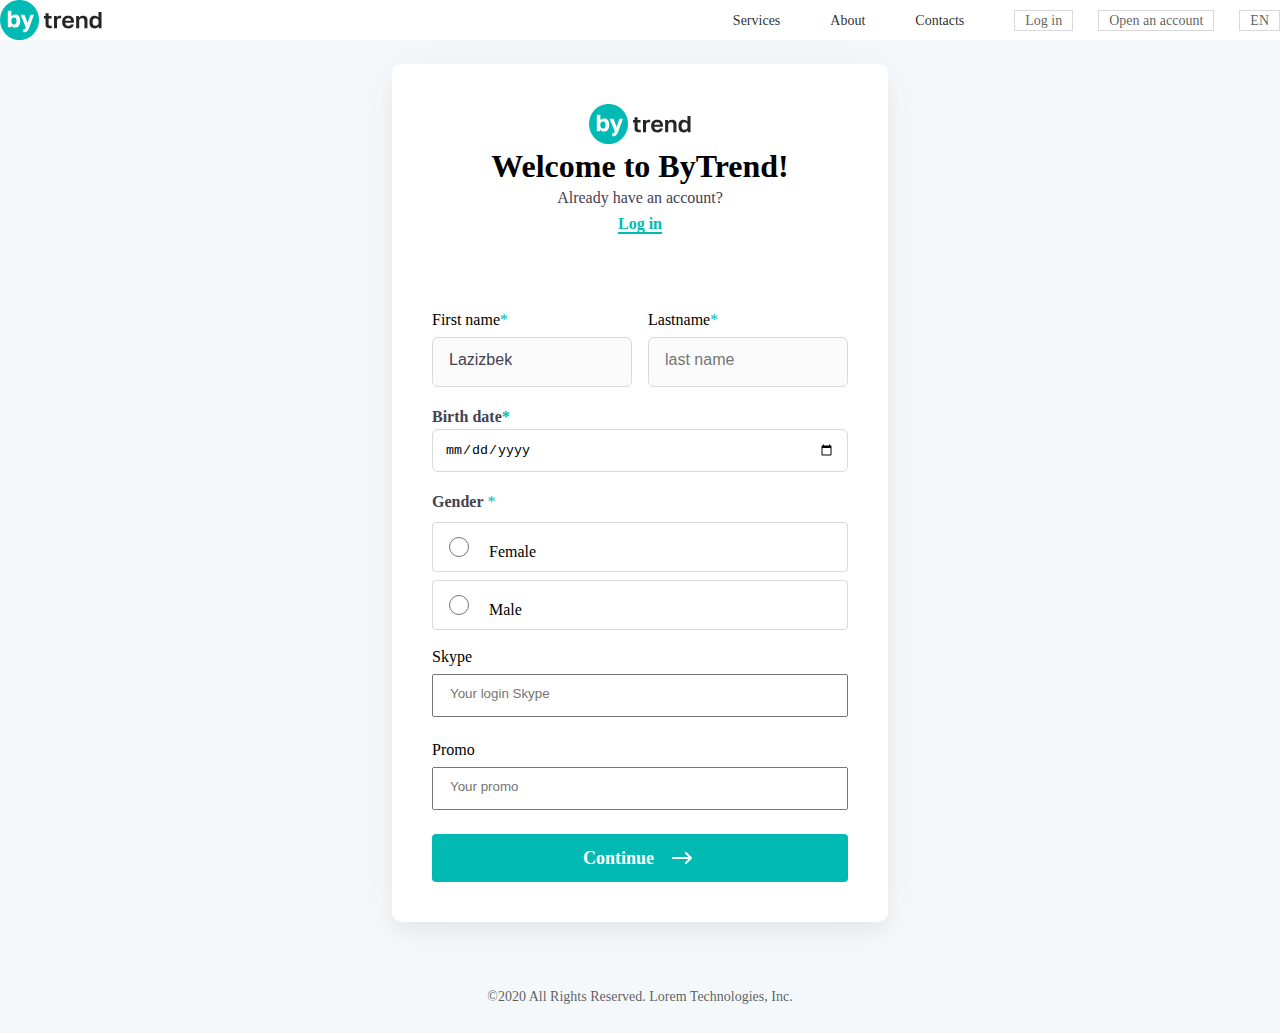
<file: index.html>
<!DOCTYPE html>
<html lang="en">
<head>
    <meta charset="UTF-8">
    <meta name="viewport" content="width=device-width, initial-scale=1.0">
    <title>First step</title>
</head>
<link rel="stylesheet" href="./css/style.css">
<body>
    <nav>
        <div class="container">
            <img src="./images/logo.svg" alt="logo">
            <ul class="nav-list">
                <li class="nav-item"><a href="#" class="nav-link">Services</a></li>
                <li class="nav-item"><a href="#" class="nav-link">About </a></li>
                <li class="nav-item"><a href="#" class="nav-link">Contacts</a></li>
                <li class="nav-item"><a href="#" class="nav-btn">Log in</a></li>
                <li class="nav-item"><a href="#" class="nav-btn">Open an account</a></li>
                <li class="nav-item"><a href="#" class="nav-btn-end">EN</a></li>
            </ul>
        </div>
    </nav>
    <header></header>
    <main>
        <form action="">
            <div class="text-form">
                <img src="./images/logo.svg" alt="logo">
                <h1>Welcome to ByTrend!</h1>
                <p>Already have an account?</p>
                <a class="log-in" href="./pages/login.html">Log in</a>
            </div>

                <br />

            <div class="block-user-names">
                <div class="user-name">
                    <label class="username" for="username">First name<span>*</span></label>
                    <input list="usernames" class="input-name" required name="username" id="username" type="text" value="Lazizbek" placeholder="First name"/>
                </div>
                <div class="user-lastname">
                    <label class="lastname" for="lastname">Lastname<span>*</span></label>
                    <input class="input-lastname" required name="lastname" id="lastname" type="text" placeholder="last name"/>
                </div> 
            </div>   
                    
               
                <br>
            <div class="input-date">
                <label class="birthdate" for="">Birth date<span>*</span></label>
                <input required  class="date" type="date" />
            </div>
          
                <br>
            <label class="gander" for="">Gender</label>
            <span>*</span>
            <div class="block-gender-input"></div>
            <div class="female">
                <input class="radio-female" required name="genre" value="female" id="female" type="radio"/>
                <label for="female">Female</label>
            </div>

          <div class="male">
                <input required name="genre" value="male"  id="male"  type="radio" class="radio-male"/>
                <label for="male">Male</label>
          </div>
          </div>
          
          
          <br />
          <label class="skype" for="Skype">Skype</label>
          <br>
          <input
            
            list="Skype"
            class="input-skype"
            required
            name="Skype"
            id="Skype"
            type="text"
            placeholder="Your login Skype"
          />
          <br>


          <label class="promo" for="Promo">Promo</label>
          <input
            
            list="Promo"
            class="input-promo"
            required
            name="Promo"
            id="Promo"
            type="text"
            placeholder="Your promo"
          />

          <a href="./pages/second-step.html">
            <button class="continue-btn">
                Continue
                <img class="icon-arrow" src="./images/Arrow Right 1 - 24px.svg" alt="">
            </button>
          </a>


          

        </form>
    </main>
    <footer>
        <p>©2020 All Rights Reserved. Lorem Technologies, Inc.</p>
    </footer>
</body>
</html>
</file>
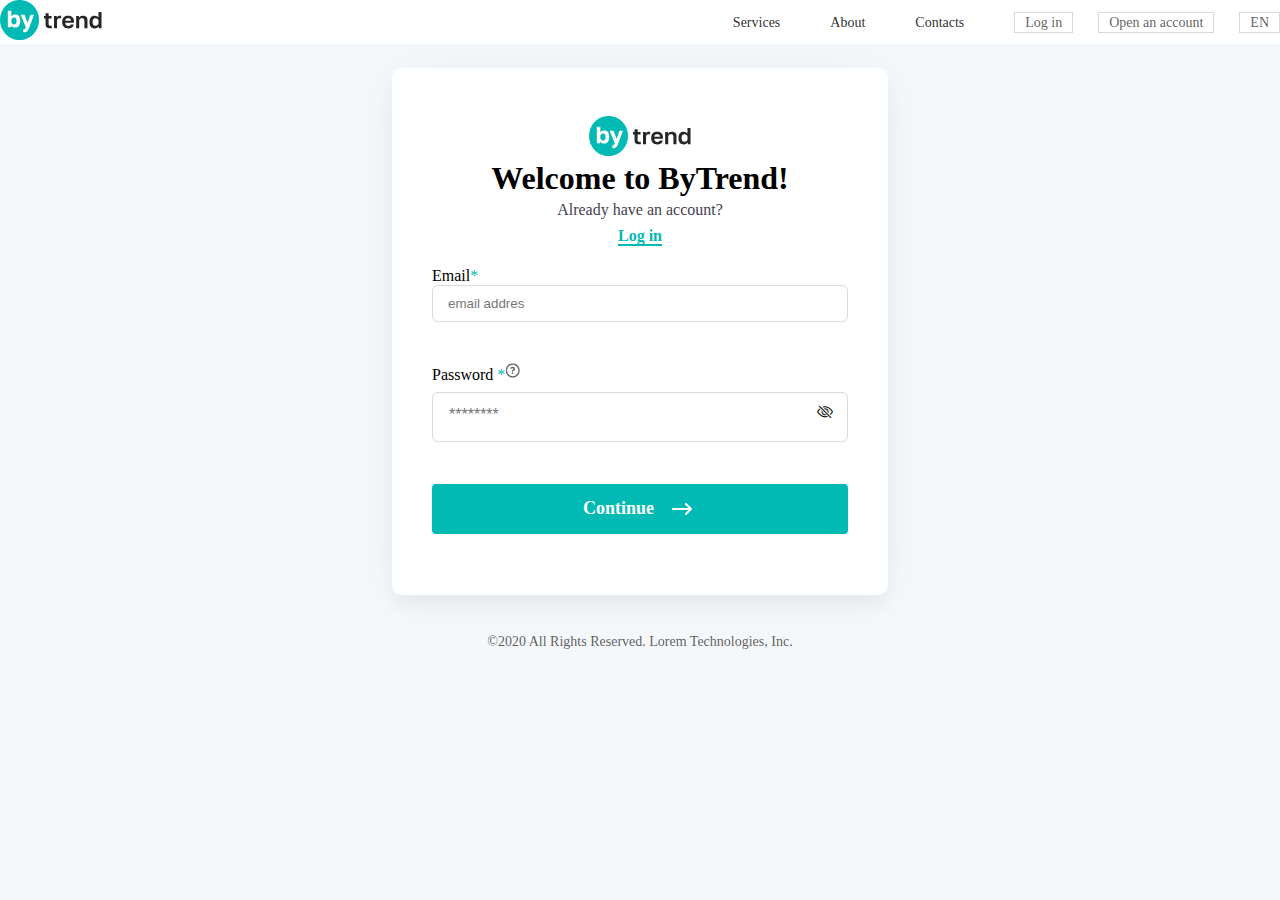
<file: pages/login.html>
<!DOCTYPE html>
<html lang="en">
<head>
    <meta charset="UTF-8">
    <meta name="viewport" content="width=device-width, initial-scale=1.0">
    <title>Login</title>
</head>
<link rel="stylesheet" href="https://cdn.jsdelivr.net/npm/bootstrap-icons@1.3.0/font/bootstrap-icons.css" />
<link rel="stylesheet" href="../css/login.css">
<body>
    <nav>
        <div class="container">
            <a href="../index.html">
              <img src="../images/logo.svg" alt="logo">  
            </a>
            
            <ul class="nav-list">
                <li class="nav-item"><a href="#" class="nav-link">Services</a></li>
                <li class="nav-item"><a href="#" class="nav-link">About </a></li>
                <li class="nav-item"><a href="#" class="nav-link">Contacts</a></li>
                <li class="nav-item"><a href="#" class="nav-btn">Log in</a></li>
                <li class="nav-item"><a href="#" class="nav-btn">Open an account</a></li>
                <li class="nav-item"><a href="#" class="nav-btn-end">EN</a></li>
            </ul>
        </div>
    </nav>
    <header></header>
    <main>
        
            <form action="">
               <div class="text-form">
                <img src="../images/logo.svg" alt="logo">
                <h1>
                    Welcome to ByTrend!
                </h1>
                <p>
                    Already have an account?
                </p>
                <a class="log-in" href="#">Log in</a>
               </div>
                <br />

                <label class="" for="email">Email<span>*</span></label>
                    <br>
                    
                    <input
                        required
                        value=""
                        class="input-email"
                        name="email"
                        id="email"
                        type="email"
                        placeholder="email addres"
                    />

              <br>
         
          <br />
          <label class="password" for="password">Password
            <span>*</span><img src="../images/Setting 26 - 24px.svg" alt=""></label>
          <br>
          <div class="password-box">
            <input
            
            list="password"
            class="input-password"
            required
            name="password"
            id="password"
            type="password"
            placeholder="********"
          />
          <i class="bi bi-eye-slash" id="togglePassword"></i>
          </div>
          
          <br>


          
          <a href="#">
            <button class="continue-btn">
                Continue
                <img class="icon-arrow" src="../images/Arrow Right 1 - 24px.svg" alt="">
            </button>
          </a>
          
            </form>
        
    </main>

    <footer>
        <p>©2020 All Rights Reserved. Lorem Technologies, Inc.</p>
    </footer>
    <script src="../javascript/main.js"></script>
</body>
</html>
</file>
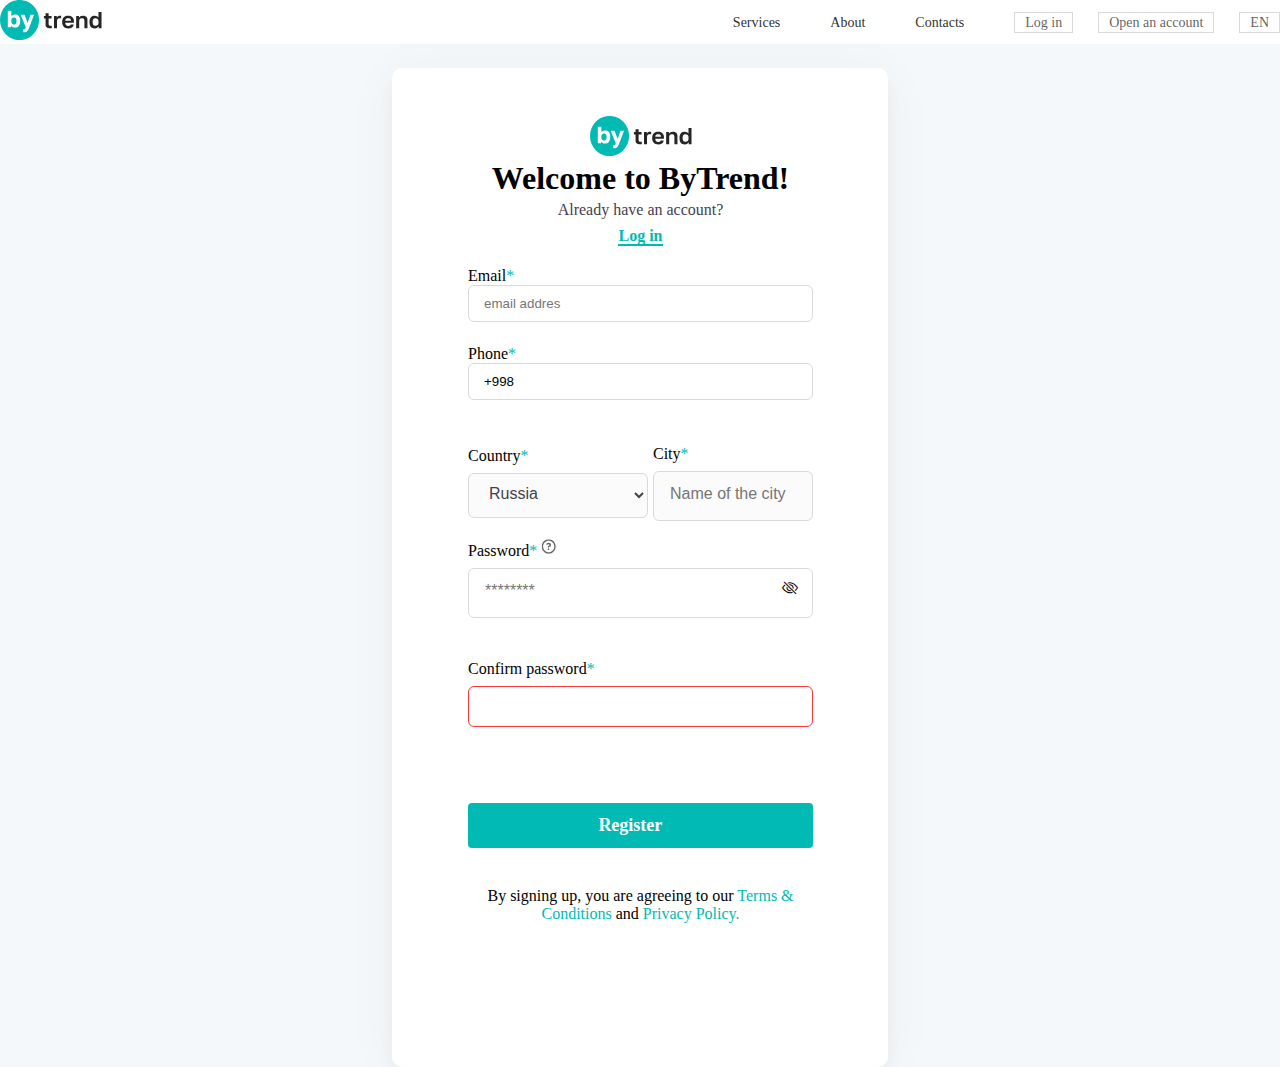
<file: pages/second-step.html>
<!DOCTYPE html>
<html lang="en">
<head>
    <meta charset="UTF-8">
    <meta name="viewport" content="width=device-width, initial-scale=1.0">
    <title>Second step</title>
</head>
<link rel="stylesheet" href="https://cdn.jsdelivr.net/npm/bootstrap-icons@1.3.0/font/bootstrap-icons.css" />
<link rel="stylesheet" href="../css/second-step.css">
<body>
    <nav>
        <div class="container">
            <a href="../index.html">
                <img src="../images/logo.svg" alt="logo">
            </a>
            
            <ul class="nav-list">
                <li class="nav-item"><a href="#" class="nav-link">Services</a></li>
                <li class="nav-item"><a href="#" class="nav-link">About </a></li>
                <li class="nav-item"><a href="#" class="nav-link">Contacts</a></li>
                <li class="nav-item"><a href="#" class="nav-btn">Log in</a></li>
                <li class="nav-item"><a href="#" class="nav-btn">Open an account</a></li>
                <li class="nav-item"><a href="#" class="nav-btn-end">EN</a></li>
            </ul>
        </div>
    </nav>
    <header></header>
    <main>
        
            <form action="">
               <div class="text-form">
                <img src="../images/logo.svg" alt="logo">
                <h1>
                    Welcome to ByTrend!
                </h1>
                <p>
                    Already have an account?
                </p>
                <a class="log-in" href="./login.html">Log in</a>
               </div>
                <br />

                <label class="text-input-label" for="email">Email<span>*</span></label>
                    <br>
                    <input
                        required
                        value=""
                        class="input-style-2"
                        name="email"
                        id="email"
                        type="email"
                        placeholder="email addres"
                    />

              <br>
          <label class="text-input-label" for="phone">Phone<span>*</span></label>
          <br>
          <input
            pattern="^\+998(33|50|7(0|1|7)|88|9\d{1})(\d{7})$"
            oninvalid="this.setCustomValidity('Iltimos togri telefon raqam kiriting !')"
            class="input-style-2"
            name="phone"
            value="+998"
            id="phone"
            type="text"
            placeholder="+998__0000000"
          />


           <div class="block-country">
                <div class="user-name">
                    
                    <label class="country" for="country">Country<span>*</span></label>
                    <br>
                    <select  name="country" id="country" class="select-country">
                      <option value="russia">Russia</option>
                      <option value="uzbekistan">Uzbekistan</option>
                      <option value="palestine">Palestine</option>
                      <option value="china">China</option>
                    </select>
        
                </div>
                <div class="user-lastname">
                    <label class="city" for="city">City<span>*</span></label>
                    <br>
                    <input
                    class="input-city"
                    required
                    name="city"
                    id="city"
                    type="text"
                    placeholder="Name of the city"
                    />
                </div> 
               </div>   
                    
          
          <br />
          <label class="skype" for="password">
            Password<span>*</span>
            <img src="../images/Setting 26 - 24px.svg" alt="">
        </label>
          <br>
          <div class="password-box">
            <input
            
            list="password"
            class="input-password"
            required
            name="password"
            id="password"
            type="password"
            placeholder="********"
          />
          <i class="bi bi-eye-slash" id="togglePassword"></i>
          </div>
          
          <br>


          <label class="promo" for="Promo">Confirm password<span>*</span></label>
          <input
            
            list="Promo"
            class="input-confirm"
            required
            name="Promo"
            id="Promo"
            type="text"
            placeholder=""
          />

          <a href="./login.html">
            <button class="register-btn">Register</button>
          </a>


          <p class="reg-text">By signing up, you are agreeing to our <span>Terms & Conditions</span> and <span>Privacy Policy.</span></p>
          

            </form>
        
    </main>

    <footer></footer>
    <script src="../javascript/main.js"></script>
</body>
</html>
</file>
<file: css/style.css>
*{
    margin: 0;
    padding: 0;
    box-sizing: border-box;
}

body{
    margin-top: 0;
    background: #F4F8FA;
}

nav{
    background-color: #FFF;
    position: sticky;
    top: 0px;
    width: 100%;
    margin-top: 0;
}

a{
    text-decoration: none;
}

.container{
    max-width: 1366px;
    margin-left: auto;
    margin-right: auto;
    display: flex;
    justify-content: space-between;
    align-items: center;
}

.nav-list{
    display: flex;
    justify-content: space-between;
    list-style-type: none;
}

.nav-link{
    margin-right: 50px;
    color: rgba(0, 0, 0, 0.85);
    /* font-family: ?????; */
    font-size: 14px;
    font-style: normal;
    font-weight: 400;
    line-height: normal;
}

.nav-link:hover {
    border-bottom: 2px solid #01BAB3;
}

.nav-btn{
    color: rgba(0, 0, 0, 0.65);
    padding: 2px 10px;
    /* font-family: ?????; */
    border: 1px solid #D9D9D9;
    font-size: 14px;
    font-style: normal;
    font-weight: 400;
    line-height: normal;
    margin-right: 25px;
}

.nav-btn:hover {
    background-color: #01BAB3;
}

.nav-btn-end{
    color: rgba(0, 0, 0, 0.65);
    padding: 2px 10px;
    /* font-family: ?????; */
    border: 1px solid #D9D9D9;
    font-size: 14px;
    font-style: normal;
    font-weight: 400;
    line-height: normal;
}

form{
    max-width: 496px;
    padding: 40px;
    margin-top: 24px;
    margin-left: auto;
    margin-right: auto;
    border-radius: 10px;
    background: var(--White, #FFF);
    box-shadow: 0px 4px 56px 0px rgba(0, 0, 0, 0.04), 0px 12px 16px 0px rgba(0, 0, 0, 0.04);
}

.text-form{
    text-align: center;
}

.text-from h1{
    color: rgba(0, 0, 0, 0.85);
    font-family: Segoe UI;
    font-size: 29px;
    font-style: normal;
    font-weight: 700;
    line-height: normal;
}

.text-form p{
    color: #444150;
    /* font-family: ?????; */
    font-size: 16px;
    font-style: normal;
    font-weight: 400;
    line-height: 26px; /* 162.5% */
}

.log-in{
    color: var(--01-bab-3, #01BAB3);
    font-family: Segoe UI;
    font-size: 16px;
    font-style: normal;
    font-weight: 600;
    line-height: 26px; /* 162.5% */
    border-bottom:2px solid #01BAB3;
}

.block-user-names{
    display: flex;
    justify-content: space-between;
    margin-top: 56px;
}

.input-name{
    max-width: 200px;
    padding-left: 16px;
    padding-top: 10px;
    padding-bottom: 14px;
    margin-right: 16px;
    color: #444150;
    margin-top: 8px;
    border-radius: 6px;
    /* font-family: ?????; */
    font-size: 16px;
    font-style: normal;
    font-weight: 400;
    line-height: 24px; /* 150% */
    border-radius: 6px;
    border: 1px solid #D9D9D9;
    background: #FBFBFB;
    }

.input-lastname{
    max-width: 200px;
    padding-left: 16px;
    padding-top: 10px;
    padding-bottom: 14px;
    color: #444150;
    margin-top: 8px;
    border-radius: 6px;
    /* font-family: ?????; */
    font-size: 16px;
    font-style: normal;
    font-weight: 400;
    line-height: 24px; /* 150% */
    border-radius: 6px;
    border: 1px solid #D9D9D9;
    background: #FBFBFB;
}

.birthdate{
    color: #444150;
    font-family: Segoe UI;
    font-size: 16px;
    font-style: normal;
    font-weight: 600;
    line-height: 24px; /* 150% */
}

.gander{
    color: #444150;
    font-family: Segoe UI;
    font-size: 16px;
    font-style: normal;
    font-weight: 600;
    line-height: 24px; /* 150% */
}

.user-name{
    /* display: flex; */
    justify-content: space-between;
}

.username,.lastname{
    display: inline;
    text-align: start;
    margin-left: 0;
    margin-bottom: 8px;
}

.input-date{
    width: 416px;
}

.date{
    width: 100%;
    padding: 12px 12px;
    border-radius: 6px;
    border: 1px solid #D9D9D9;
    background: #FFF;
    }

.block-gender-input{
    display: flex;
    justify-content: space-between;
}

.female{
    margin-top: 8px;
    padding-left: 16px;
    padding-right: 96px;
    border-radius: 4px;
    border: 1px solid #D9D9D9;
    background: var(--ffffff, #FFF);
}

.radio-female{
    width: 20px;
    height: 20px;
    margin-top: 14px;
    margin-bottom: 14px;
}

.female label{
    padding-left: 16px;
    margin-top: 10px;
    margin-bottom: 14px;

}

span{
    color: #01BAB3;
}

.male{
    margin-top: 8px;
    padding-left: 16px;
    padding-right: 96px;
    border-radius: 4px;
    border: 1px solid #D9D9D9;
    background: var(--ffffff, #FFF);
}

.radio-male{
    width: 20px;
    height: 20px;
    margin-top: 14px;
    margin-bottom: 14px;
}

.male label{
    padding-left: 16px;
    margin-top: 10px;
    margin-bottom: 14px;
}

.input-skype,.input-promo{
    margin-top: 8px;
    margin-bottom: 24px;
    width: 100%;
    padding-top: 10px;
    padding-left: 16px;
    padding-bottom: 14px;
}

.continue-btn{
    padding: 12px 0px;
    padding-left: 151px;
    margin-right: 16px;
    width: 100%;
    border-radius: 4px;
    background: var(--01-bab-3, #01BAB3);
    display: flex;
    align-items: center;
    cursor: pointer;
    border: none;
    color: var(--ffffff, #FFF);
    text-align: center;
    font-family: Segoe UI;
    font-size: 18px;
    font-style: normal;
    font-weight: 600;
    line-height: normal;
}

.icon-arrow{
    margin-left: 16px;
}

footer{
    margin-top: 64px;
    margin-bottom: 25px;
    text-align: center;
}

footer p{
    color: rgba(0, 0, 0, 0.65);
    text-align: center;
    /* font-family: ?????; */
    font-size: 14px;
    font-style: normal;
    font-weight: 400;
    line-height: 22px; /* 157.143% */
}
</file>
<file: css/login.css>
*{
    margin: 0;
    padding: 0;
    box-sizing: border-box;
}

body{
    margin-top: 0;
    background: #F4F8FA;
}

nav{
    background-color: #FFF;
    position: sticky;
    top: 0px;
    width: 100%;
    margin-top: 0;
}

a{
    text-decoration: none;
}

.container{
    max-width: 1366px;
    margin-left: auto;
    margin-right: auto;
    display: flex;
    justify-content: space-between;
    align-items: center;
    
}

.nav-list{
    display: flex;
    justify-content: space-between;
    list-style-type: none;
}

.nav-link{
    margin-right: 50px;
    color: rgba(0, 0, 0, 0.85);
    /* font-family: ?????; */
    font-size: 14px;
    font-style: normal;
    font-weight: 400;
    line-height: normal;
}

.nav-link:hover {
    border-bottom: 2px solid #01BAB3;
}

.nav-btn{
    color: rgba(0, 0, 0, 0.65);
    padding: 2px 10px;
    /* font-family: ?????; */
    border: 1px solid #D9D9D9;
    font-size: 14px;
    font-style: normal;
    font-weight: 400;
    line-height: normal;
    margin-right: 25px;
}

.nav-btn:hover {
    background-color: #01BAB3;
}

.nav-btn-end{
    color: rgba(0, 0, 0, 0.65);
    padding: 2px 10px;
    /* font-family: ?????; */
    border: 1px solid #D9D9D9;
    font-size: 14px;
    font-style: normal;
    font-weight: 400;
    line-height: normal;
}

form{
    max-width: 496px;
    padding-left: 40px;
    padding-right: 40px;
    padding-top: 48px;
    padding-bottom: 61px;
    margin-top: 24px;
    margin-left: auto;
    margin-right: auto;
    border-radius: 10px;
    background: var(--White, #FFF);
    box-shadow: 0px 4px 56px 0px rgba(0, 0, 0, 0.04), 0px 12px 16px 0px rgba(0, 0, 0, 0.04);

}

.text-form{
    text-align: center;
}

.text-from h1{
    color: rgba(0, 0, 0, 0.85);
    font-family: Segoe UI;
    font-size: 29px;
    font-style: normal;
    font-weight: 700;
    line-height: normal;
}

.text-form p{
    color: #444150;
    /* font-family: ?????; */
    font-size: 16px;
    font-style: normal;
    font-weight: 400;
    line-height: 26px; /* 162.5% */
}

.log-in{
    color: var(--01-bab-3, #01BAB3);
    font-family: Segoe UI;
    font-size: 16px;
    font-style: normal;
    font-weight: 600;
    line-height: 26px; /* 162.5% */
    border-bottom:2px solid #01BAB3;
}

span{
    color: #01BAB3;
}

.input-password{
    color: #444150;
/* font-family: ?????; */
font-size: 16px;
font-style: normal;
font-weight: 400;
line-height: 24px; /* 150% */
}

.input-password{
    margin-top: 8px;
    margin-bottom: 24px;
    width: 100%;
    padding-top: 10px;
    padding-left: 16px;
    padding-bottom: 14px;
    border-radius: 6px;
    border: 1px solid #D9D9D9;
    background: #FFF;
    }

.input-email{
    width: 100%;
    padding: 10px 15px;
    margin-bottom: 22.64px;
    border-radius: 6px;
    border: 1px solid #D9D9D9;
    background: #FFF;
    }

.password-box {
    position: relative;
  }
  
i {
    position: absolute;
    top: 20px;
    right: 15px;
  }

  .continue-btn{
    padding: 13px 0px;
    padding-left: 151px;
    margin-right: 16px;
    width: 100%;
    border-radius: 4px;
    background: var(--01-bab-3, #01BAB3);
    display: flex;
    align-items: center;
    cursor: pointer;
    border: none;
    color: var(--ffffff, #FFF);
    text-align: center;
    font-family: Segoe UI;
    font-size: 18px;
    font-style: normal;
    font-weight: 600;
    line-height: normal;
}
.icon-arrow{
    margin-left: 16px;
}

footer{
    margin-top: 36px;
    text-align: center;
}

footer p{
    color: rgba(0, 0, 0, 0.65);
    text-align: center;
    /* font-family: ?????; */
    font-size: 14px;
    font-style: normal;
    font-weight: 400;
    line-height: 22px; /* 157.143% */
}
</file>
<file: css/second-step.css>
*{
    margin: 0;
    padding: 0;
    box-sizing: border-box;
}

body{
    margin-top: 0;
    background: #F4F8FA;
}

nav{
    background-color: #FFF;
    position: sticky;
    top: 0px;
    width: 100%;
    margin-top: 0;
    
}

a{
    text-decoration: none;
}

.container{
    max-width: 1366px;
    margin-left: auto;
    margin-right: auto;
    display: flex;
    justify-content: space-between;
    align-items: center;
    
}

.nav-list{
    display: flex;
    justify-content: space-between;
    list-style-type: none;
}

.nav-link{
    margin-right: 50px;
    color: rgba(0, 0, 0, 0.85);
    /* font-family: ?????; */
    font-size: 14px;
    font-style: normal;
    font-weight: 400;
    line-height: normal;
}

.nav-link:hover {
    border-bottom: 2px solid #01BAB3;
}

.nav-btn{
    color: rgba(0, 0, 0, 0.65);
    padding: 2px 10px;
    /* font-family: ?????; */
    border: 1px solid #D9D9D9;
    font-size: 14px;
    font-style: normal;
    font-weight: 400;
    line-height: normal;
    margin-right: 25px;
}

.nav-btn:hover {
    background-color: #01BAB3;
}

.nav-btn-end{
    color: rgba(0, 0, 0, 0.65);
    padding: 2px 10px;
    /* font-family: ?????; */
    border: 1px solid #D9D9D9;
    font-size: 14px;
    font-style: normal;
    font-weight: 400;
    line-height: normal;
}

.user-name{
    /* display: flex; */
    justify-content: space-between;
}

form{
    max-width: 496px;
    padding-left: 76px;
    padding-right: 75px;
    padding-top: 48px;
    padding-bottom: 72px;
    margin-top: 24px;
    margin-left: auto;
    margin-right: auto;
    border-radius: 10px;
    background: var(--White, #FFF);
    box-shadow: 0px 4px 56px 0px rgba(0, 0, 0, 0.04), 0px 12px 16px 0px rgba(0, 0, 0, 0.04);
    }

.text-form{
    text-align: center;
}

.text-from h1{
    color: rgba(0, 0, 0, 0.85);
    font-family: Segoe UI;
    font-size: 29px;
    font-style: normal;
    font-weight: 700;
    line-height: normal;
}

.text-form p{
    color: #444150;
    /* font-family: ?????; */
    font-size: 16px;
    font-style: normal;
    font-weight: 400;
    line-height: 26px; /* 162.5% */
}

.log-in{
    color: var(--01-bab-3, #01BAB3);
    font-family: Segoe UI;
    font-size: 16px;
    font-style: normal;
    font-weight: 600;
    line-height: 26px; /* 162.5% */
    border-bottom:2px solid #01BAB3;
}

.block-country{
    display: flex;
    justify-content: space-between;
    margin-top: 22.64px;
    align-items: center;
   
}

.select-country{
    width: 180px;
    padding-left: 16px;
    padding-top: 10px;
    padding-bottom: 14px;
    /* margin-right: 16px; */
    color: #444150;
    margin-top: 8px;
    border-radius: 6px;
    /* font-family: ?????; */
    font-size: 16px;
    font-style: normal;
    font-weight: 400;
    line-height: 24px; /* 150% */
    align-items: center;
    border-radius: 6px;
    border: 1px solid #D9D9D9;
    background: #FBFBFB;
    }

.input-city{
    width: 160px;
    padding-left: 16px;
    padding-top: 10px;
    padding-bottom: 14px;
    color: #444150;
    margin-top: 8px;
    border-radius: 6px;
    /* font-family: ?????; */
    font-size: 16px;
    font-style: normal;
    font-weight: 400;
    line-height: 24px; /* 150% */
    border-radius: 6px;
    border: 1px solid #D9D9D9;
    background: #FBFBFB;
}

.country,.city{
    display: inline;
    text-align: start;
    margin-left: 0;
    margin-bottom: 8px;
}

span{
    color: #01BAB3;
}

.input-password{
    color: #444150;
    /* font-family: ?????; */
    font-size: 16px;
    font-style: normal;
    font-weight: 400;
    line-height: 24px; /* 150% */
}

.input-password,.input-confirm{
    margin-top: 8px;
    margin-bottom: 24px;
    width: 100%;
    padding-top: 10px;
    padding-left: 16px;
    padding-bottom: 14px;
    border-radius: 6px;
    border: 1px solid #D9D9D9;
    background: #FFF;
    }

.input-confirm{
    border-radius: 6px;
    border: 1px solid var(--fb-3838, #FB3838);
    background: #FFF;
    margin-bottom: 76px;
}


.register-btn{
    padding: 12px 0px;
    padding-left: 130.39px;
    margin-right: 0;
    width: 100%;
    border-radius: 4px;
    background: var(--01-bab-3, #01BAB3);
    display: flex;
    align-items: center;
    cursor: pointer;
    border: none;
    color: var(--ffffff, #FFF);
    text-align: center;
    font-family: Segoe UI;
    font-size: 18px;
    font-style: normal;
    font-weight: 600;
    line-height: normal;
}

.input-style-2{
    width: 100%;
    padding: 10px 15px;
    margin-bottom: 22.64px;
    border-radius: 6px;
    border: 1px solid #D9D9D9;
    background: #FFF;
    }

.reg-text{
    text-align: center;
    margin-top: 39px;
    margin-bottom: 72px;
}

.password-box {
    position: relative;
  }
  
i {
    position: absolute;
    top: 20px;
    right: 15px;
  }
</file>
